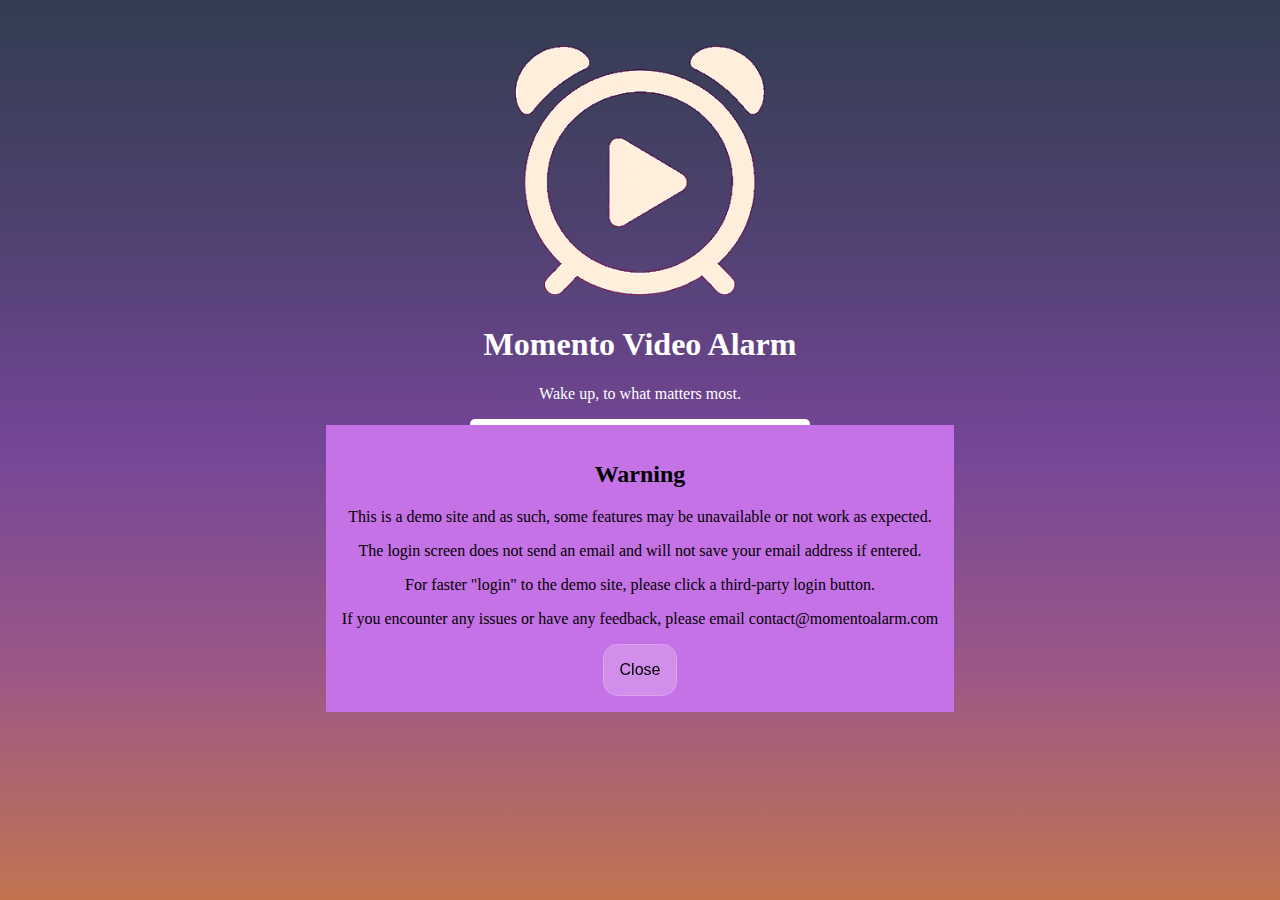
<file: index.html>
<!DOCTYPE html>
<html lang="en">
<head>
    <meta charset="UTF-8">
    <meta name="viewport" content="width=device-width, initial-scale=1.0">
    <title>Momento Video Alarm</title>
    <link href="styles/login.css" rel="stylesheet" />
</head>
<body>
    <div id="mainContainer">
        <div id="top">
            <img src="./media/Icon_Transparent.png" alt="Momento Logo" class="logo">
            <h1>Momento Video Alarm</h1>
            <p>Wake up, to what matters most.</p>
        </div>
        <div id="loginContainer">
            <form action="" method="POST" id="loginForm">
                <input id="email" type="email" name="email" placeholder="Email" required>
                <button id="magicLinkBtn" class="glassBtn" type="submit">Send Magic Link</button>
            </form>
            <div id="thirdPartyLogin">
                <p>Or login using</p>
                <div id="thirdPartyBtns">
                    <button id="googleBtn" class="glassBtn thirdPartyBtn">Google</button>
                    <button id="appleBtn" class="glassBtn thirdPartyBtn">Apple</button>
                    <button id="metaBtn" class="glassBtn thirdPartyBtn">Meta</button>
                    <button id="discordBtn" class="glassBtn thirdPartyBtn">Discord</button>
                </div>
            </div>
        </div>
    </div>
    <dialog id="warningDialog" open>
        <div id="dialogContent">
            <h2>Warning</h2>
            <p>This is a demo site and as such, some features may be unavailable or not work as expected.</p>
            <p>The login screen does not send an email and will not save your email address if entered.</p>
            <p>For faster "login" to the demo site, please click a third-party login button.</p>
            <p>If you encounter any issues or have any feedback, please email contact@momentoalarm.com</p>
            <button id="closeDialogBtn" class="glassBtn">Close</button>
        </div>
    </dialog>
    <script src="scripts/login.js" defer></script>
</body>
</html>
</file>
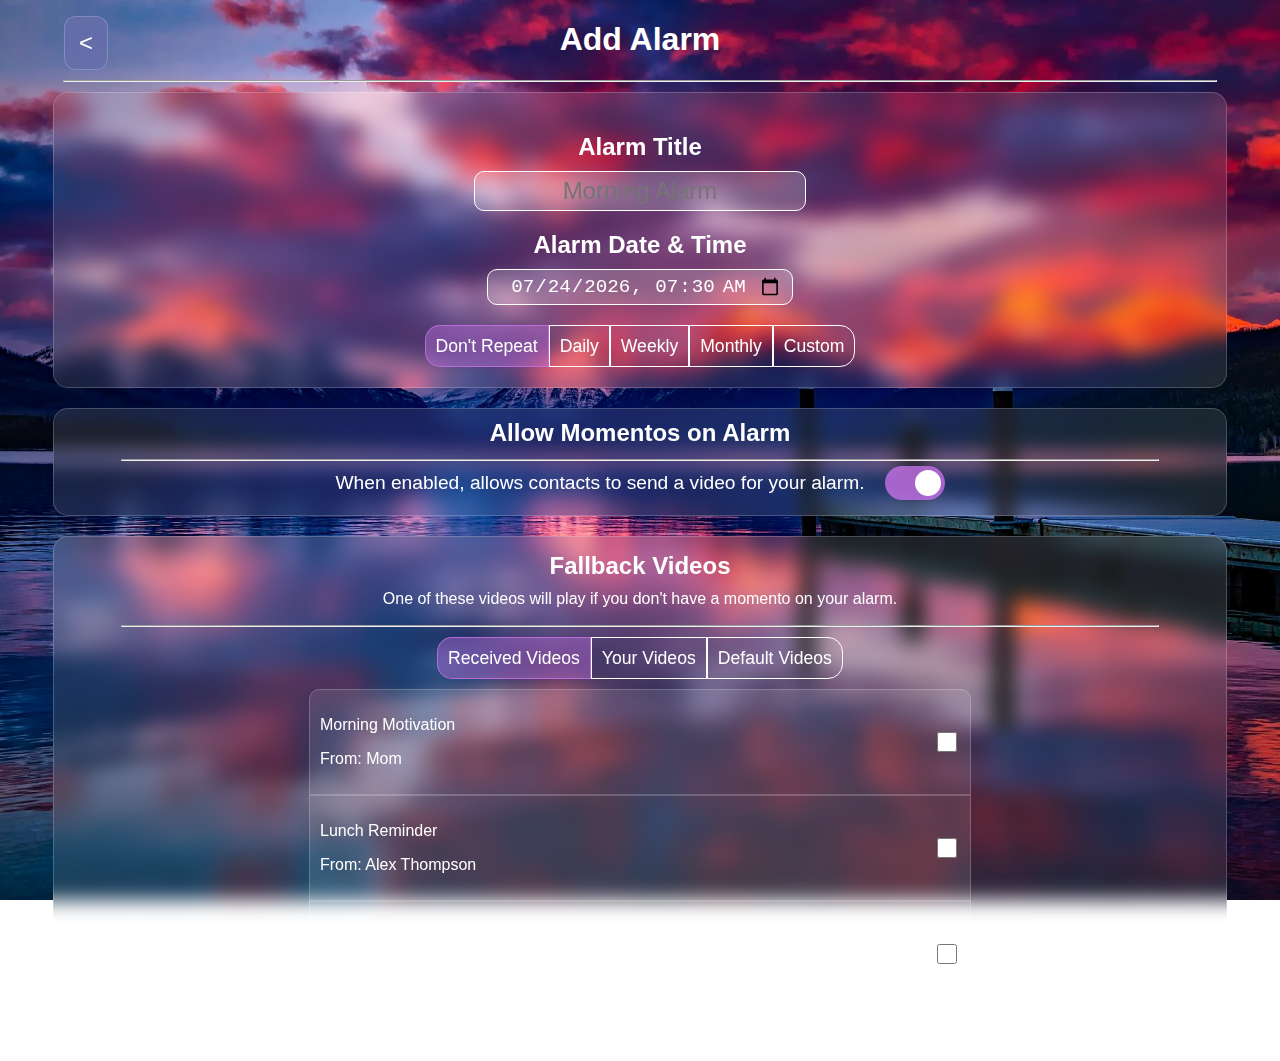
<file: add/index.html>
<!DOCTYPE html>
<html lang="en">

<head>
    <meta charset="UTF-8">
    <meta name="viewport" content="width=device-width, initial-scale=1.0">
    <title>Momento Video Alarm - Add Alarm</title>
    <link href="./add.css" rel="stylesheet" />
</head>

<body>
    <div id="mainContainer">
        <div id="alarmContainer">
            <div id="header">
                <button id="backBtn">&lt;</button>
                <h1>Add Alarm</h1>
            </div>
            <hr>
            <div id="body">
                <div id="alarmInfo" class="container">
                    <div id="alarmInfoContainer">
                        <div id="alarmTitle">
                            <h2>Alarm Title</h2>
                            <input id="alarmTitleInput" type="text" placeholder="Morning Alarm">
                        </div>
                        <div id="alarmDateTime">
                            <h2>Alarm Date & Time</h2>
                            <input id="alarmDateTimeInput" type="datetime-local">
                        </div>
                        <div class="radio-group">
                            <label for="repeatNone"><input type="radio" id="repeatNone" name="repeat" checked>Don't Repeat</label>
                            <label for="repeatDaily"><input type="radio" id="repeatDaily" name="repeat">Daily</label>
                            <label for="repeatWeekly"><input type="radio" id="repeatWeekly" name="repeat">Weekly</label>
                            <label for="repeatMonthly"><input type="radio" id="repeatMonthly" name="repeat">Monthly</label>
                            <label for="repeatCustom"><input type="radio" id="repeatCustom" name="repeat">Custom</label>
                        </div>
                    </div>
                </div>
                <div id="alarmSenderInfo" class="container">
                        <h2>Allow Momentos on Alarm</h2>
                    <hr>
                    <div id="alarmAllowMomentoSetting">
                        <div id="momentoSettingText">When enabled, allows contacts to send a video for your alarm.</div>
                        <label class="switch">
                            <input type="checkbox" checked>
                            <span class="slider round"></span>
                        </label>
                    </div>
                </div>
                <div id="alarmFallbackVideos" class="container">
                    <div id="fallbackVideosHeader">
                        <h2>Fallback Videos</h2>
                        <p>One of these videos will play if you don't have a momento on your alarm.</p>
                    </div>
                    <hr>
                    <div class="radio-group">
                        <label for="receivedVideos"><input type="radio" id="receivedVideos" name="fallbackVideos" checked>Received Videos</label>
                        <label for="yourVideos"><input type="radio" id="yourVideos" name="fallbackVideos">Your Videos</label>
                        <label for="defaultVideos"><input type="radio" id="defaultVideos" name="fallbackVideos">Default Videos</label>
                    </div>
                    <div id="videoListContainer">
                        <ul id="videoList">
                            <li class="videoItem">
                                <div class="videoDetails">
                                    <p class="videoTitle">Morning Motivation</p>
                                    <p class="videoSender">From: Mom</p>
                                </div>
                                <input type="checkbox">
                            </li>
                            <li class="videoItem">
                                <div class="videoDetails">
                                    <p class="videoTitle">Lunch Reminder</p>
                                    <p class="videoSender">From: Alex Thompson</p>
                                </div>
                                <input type="checkbox">
                            </li>
                            <li class="videoItem">
                                <div class="videoDetails">
                                    <p class="videoTitle">Workout Time!</p>
                                    <p class="videoSender">From: Jaime Wilson</p>
                                </div>
                                <input type="checkbox">
                            </li>
                            <li class="videoItem">
                                <div class="videoDetails">
                                    <p class="videoTitle">Clock Out</p>
                                    <p class="videoSender">From: Ryan Martinez</p>
                                </div>
                                <input type="checkbox">
                            </li>
                            <li class="videoItem">
                                <div class="videoDetails">
                                    <p class="videoTitle">Bedtime</p>
                                    <p class="videoSender">From: Katie Chen</p>
                                </div>
                                <input type="checkbox">
                            </li>
                        </ul>
                    </div>
                </div>
            </div>
        </div>
    </div>

    <script src="./add.js" defer></script>
</body>

</html>
</file>
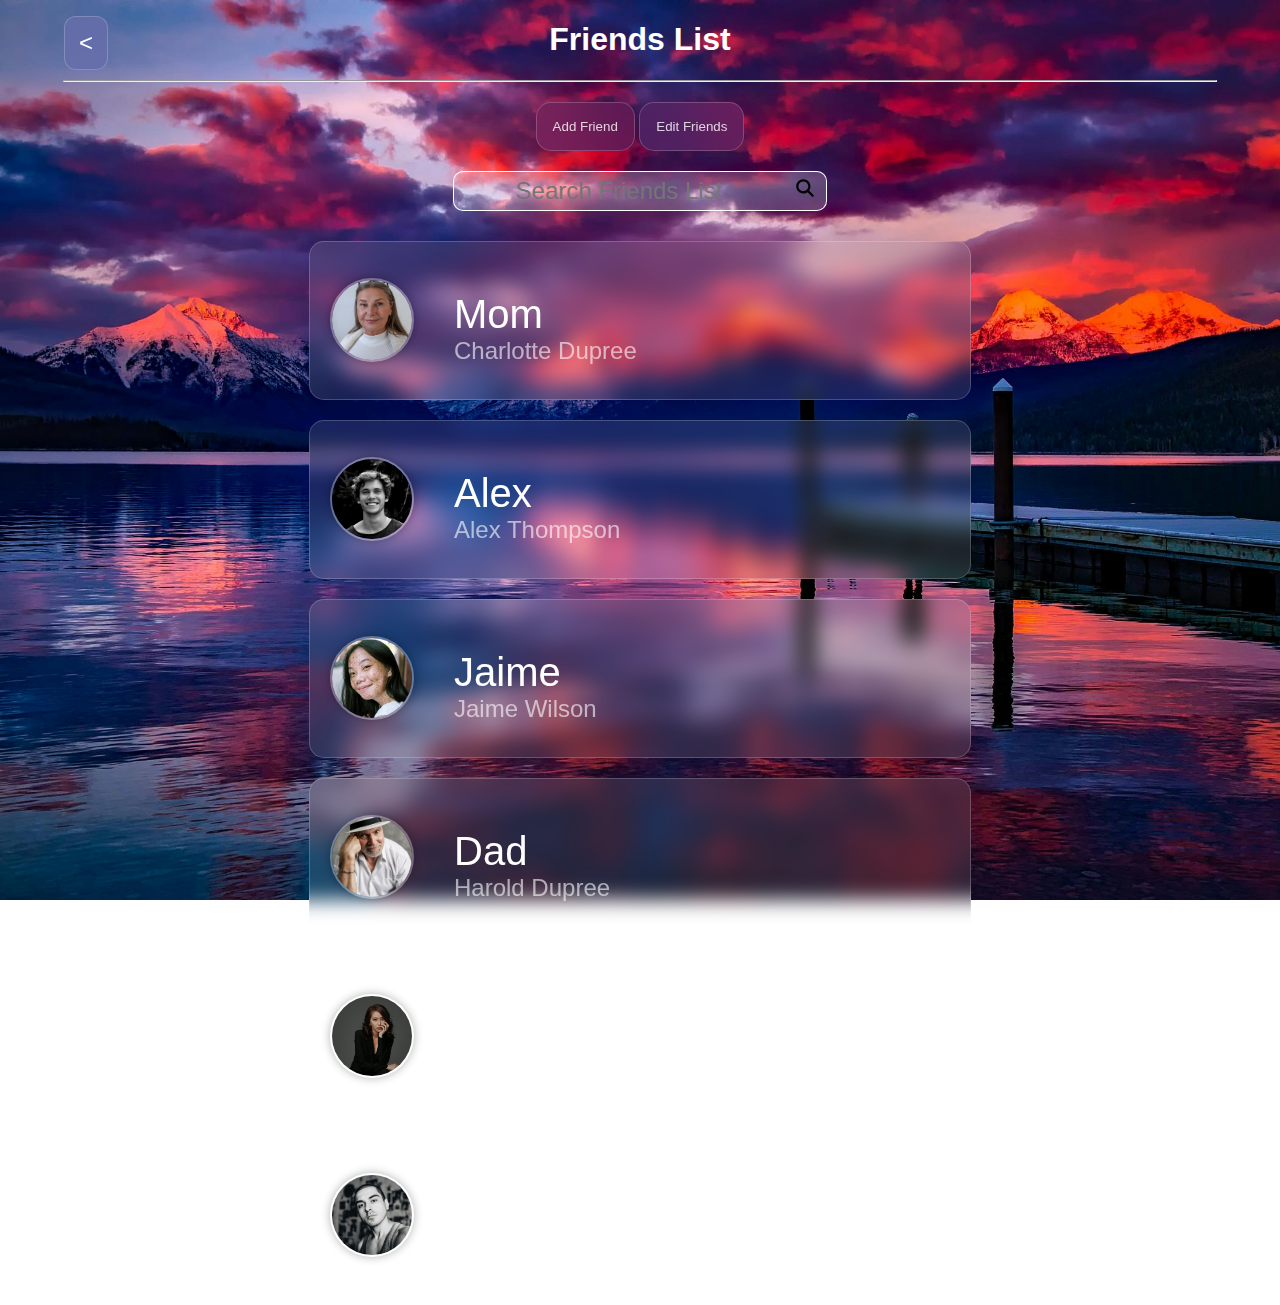
<file: friends/index.html>
<!DOCTYPE html>
<html lang="en">

<head>
    <meta charset="UTF-8">
    <meta name="viewport" content="width=device-width, initial-scale=1.0">
    <title>Momento Video Alarm - Friends List</title>
    <link href="./friends.css" rel="stylesheet" />
</head>

<body>
    <div id="mainContainer">
        <div id="header">
            <button id="backBtn">&lt;</button>
            <h1>Friends List</h1>
        </div>
        <hr>
        <div id="body">
            <div id="addFriendBtnContainer">
                <button id="addFriendBtn" type="button" class="glassBtn">Add Friend</button>
                <button id="editFriendsBtn" type="button" class="glassBtn">Edit Friends</button>
            </div>
            <div id="searchContainer">
                <input id="searchInput" type="text" placeholder="Search Friends List" />
                <button id="searchBtn" type="button">
                    <img src="../media/magnifying-glass-solid-full.svg" width="22" height="auto" />
                </button>
            </div>
            <div class="container friendInfoContainer">
                <div class="hidden friendSelectContainer">
                    <label class="switch">
                        <input type="checkbox">
                        <span class="slider round"></span>
                    </label>
                </div>
                <div class="profilePicContainer">
                    <img class="userProfilePic" src="../media/profile-pics/sarah_mom_profile_pic.jpg" />
                </div>
                <div class="friendNameContainer">
                    <p class="friendNickname">Mom</p>
                    <p class="friendName">Charlotte Dupree</p>
                </div>
            </div>
            <div class="container friendInfoContainer">
                <div class="hidden friendSelectContainer">
                    <label class="switch">
                        <input type="checkbox">
                        <span class="slider round"></span>
                    </label>
                </div>
                <div class="profilePicContainer">
                    <img class="userProfilePic" src="../media/profile-pics/alex_profile_pic.jpg" />
                </div>
                <div class="friendNameContainer">
                    <p class="friendNickname">Alex</p>
                    <p class="friendName">Alex Thompson</p>
                </div>
            </div>
            <div class="container friendInfoContainer">
                <div class="hidden friendSelectContainer">
                    <label class="switch">
                        <input type="checkbox">
                        <span class="slider round"></span>
                    </label>
                </div>
                <div class="profilePicContainer">
                    <img class="userProfilePic" src="../media/profile-pics/jaime_profile_pic.jpg" />
                </div>
                <div class="friendNameContainer">
                    <p class="friendNickname">Jaime</p>
                    <p class="friendName">Jaime Wilson</p>
                </div>
            </div>
            <div class="container friendInfoContainer">
                <div class="hidden friendSelectContainer">
                    <label class="switch">
                        <input type="checkbox">
                        <span class="slider round"></span>
                    </label>
                </div>
                <div class="profilePicContainer">
                    <img class="userProfilePic" src="../media/profile-pics/sarah_dad_profile_pic.jpg" />
                </div>
                <div class="friendNameContainer">
                    <p class="friendNickname">Dad</p>
                    <p class="friendName">Harold Dupree</p>
                </div>
            </div>
            <div class="container friendInfoContainer">
                <div class="hidden friendSelectContainer">
                    <label class="switch">
                        <input type="checkbox">
                        <span class="slider round"></span>
                    </label>
                </div>
                <div class="profilePicContainer">
                    <img class="userProfilePic" src="../media/profile-pics/katie_profile_pic.jpg" />
                </div>
                <div class="friendNameContainer">
                    <p class="friendNickname">Roomie</p>
                    <p class="friendName">Katie Chen</p>
                </div>
            </div>
            <div class="container friendInfoContainer">
                <div class="hidden friendSelectContainer">
                    <label class="switch">
                        <input type="checkbox">
                        <span class="slider round"></span>
                    </label>
                </div>
                <div class="profilePicContainer">
                    <img class="userProfilePic" src="../media/profile-pics/ryan_profile_pic.jpg" />
                </div>
                <div class="friendNameContainer">
                    <p class="friendNickname">Ryan</p>
                    <p class="friendName">Ryan Martinez</p>
                </div>
            </div>
        </div>
        <dialog id="addFriendDialog" closedby="any">
            <div id="dialogHeader">
                <h1>Add Friend</h1>
            </div>
            <div id="dialogBody">
                <p>
                    This dialog will allow you to add friends from any social media you may have, 
                    or from the contacts in your phone.
                </p>
                <button id="closeDialogBtn" class="glassBtn">Close</button>
            </div>
        </dialog>
    </div>

    <script src="./friends.js" defer></script>
</body>

</html>
</file>
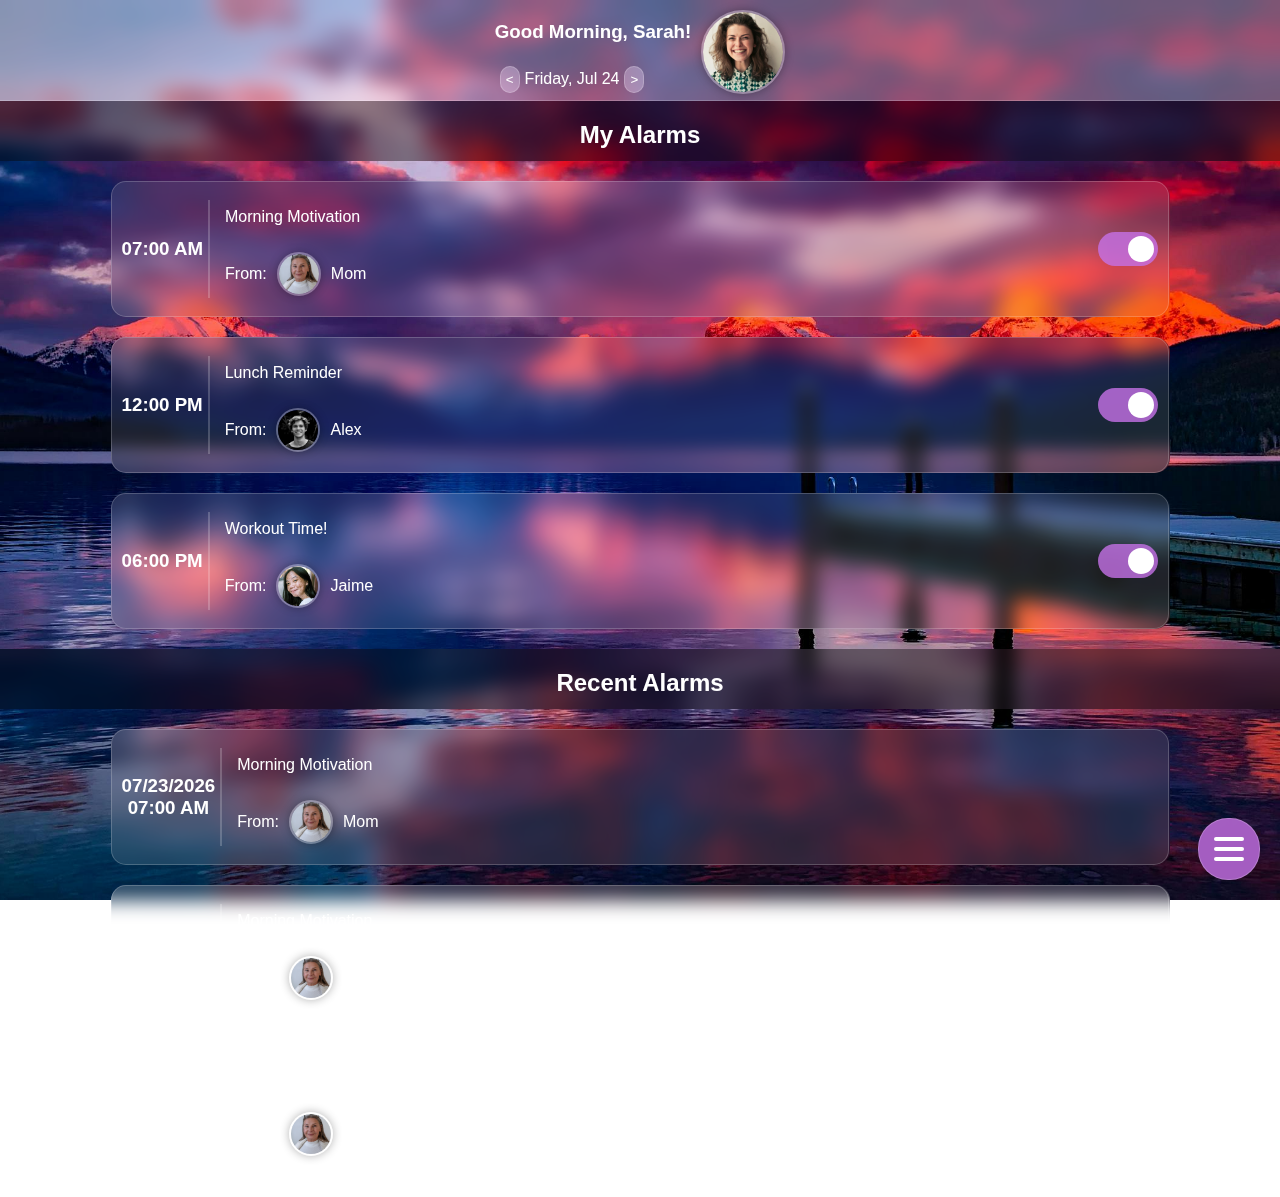
<file: home/index.html>
<!DOCTYPE html>
<html lang="en">

<head>
    <meta charset="UTF-8">
    <meta name="viewport" content="width=device-width, initial-scale=1.0">
    <title>Momento Video Alarm - Home</title>
    <link href="./home.css" rel="stylesheet" />
</head>

<body>
    <div id="mainContainer">
        <div id="header">
            <div id="userInfo">
                <h3>Good Morning, Sarah!</h3>
                <div id="dateSelector">
                    <button class="calNavBtn">&lt;</button><span id="dateText">Wednesday, Sept. 17</span><button
                        class="calNavBtn">&gt;</button>
                </div>
            </div>
            <div class="profilePicContainer">
                <img class="userProfilePic" src="../media/profile-pics/sarah_profile_pic.jpg"
                    alt="User Profile Picture" />
            </div>
        </div>
        <div id="content">
            <div class="title">
                <h2>My Alarms</h2>
            </div>
            <div id="currentAlarmsList" class="alarmsList">
                <div class="alarm currentAlarm">
                    <div class="alarmInfo">
                        <h3>07:00 AM</h3>
                        <div class="divider"></div>
                        <div class="alarmDetails">
                            <p>Morning Motivation</p>
                            <div class="userDetails">
                                <p>From:</p>
                                <div class="alarmProfilePicContainer">
                                    <img class="userProfilePic" src="../media/profile-pics/sarah_mom_profile_pic.jpg"
                                        alt="User Picture" />
                                </div>
                                <p>Mom</p>
                            </div>
                        </div>
                    </div>
                    <div class="alarmActions">
                        <label class="switch">
                            <input type="checkbox" checked>
                            <span class="slider round"></span>
                        </label>
                    </div>
                </div>
                <div class="alarm currentAlarm">
                    <div class="alarmInfo">
                        <h3>12:00 PM</h3>
                        <div class="divider"></div>
                        <div class="alarmDetails">
                            <p>Lunch Reminder</p>
                            <div class="userDetails">
                                <p>From:</p>
                                <div class="alarmProfilePicContainer">
                                    <img class="userProfilePic" src="../media/profile-pics/alex_profile_pic.jpg"
                                        alt="User Picture" />
                                </div>
                                <p>Alex</p>
                            </div>
                        </div>
                    </div>
                    <div class="alarmActions">
                        <label class="switch">
                            <input type="checkbox" checked>
                            <span class="slider round"></span>
                        </label>
                    </div>
                </div>
                <div class="alarm currentAlarm">
                    <div class="alarmInfo">
                        <h3>06:00 PM</h3>
                        <div class="divider"></div>
                        <div class="alarmDetails">
                            <p>Workout Time!</p>
                            <div class="userDetails">
                                <p>From:</p>
                                <div class="alarmProfilePicContainer">
                                    <img class="userProfilePic" src="../media/profile-pics/jaime_profile_pic.jpg"
                                        alt="User Picture" />
                                </div>
                                <p>Jaime</p>
                            </div>
                        </div>
                    </div>
                    <div class="alarmActions">
                        <label class="switch">
                            <input type="checkbox" checked>
                            <span class="slider round"></span>
                        </label>
                    </div>
                </div>
            </div>
            <div class="title">
                <h2>Recent Alarms</h2>
            </div>
            <div id="recentAlarmsList" class="alarmsList">
                <div class="alarm recentAlarm">
                    <div class="alarmInfo">
                        <div class="alarmDate">
                            <h3 class="recentAlarmDate">09/16/2025</h3>
                            <h3>07:00 AM</h3>
                        </div>
                        <div class="divider"></div>
                        <div class="alarmDetails">
                            <p>Morning Motivation</p>
                            <div class="userDetails">
                                <p>From:</p>
                                <div class="alarmProfilePicContainer">
                                    <img class="userProfilePic" src="../media/profile-pics/sarah_mom_profile_pic.jpg"
                                        alt="User Picture" />
                                </div>
                                <p>Mom</p>
                            </div>
                        </div>
                    </div>
                </div>
                <div class="alarm recentAlarm">
                    <div class="alarmInfo">
                        <div class="alarmDate">
                            <h3 class="recentAlarmDate">09/15/2025</h3>
                            <h3>07:00 AM</h3>
                        </div>
                        <div class="divider"></div>
                        <div class="alarmDetails">
                            <p>Morning Motivation</p>
                            <div class="userDetails">
                                <p>From:</p>
                                <div class="alarmProfilePicContainer">
                                    <img class="userProfilePic" src="../media/profile-pics/sarah_mom_profile_pic.jpg"
                                        alt="User Picture" />
                                </div>
                                <p>Mom</p>
                            </div>
                        </div>
                    </div>
                </div>
                <div class="alarm recentAlarm">
                    <div class="alarmInfo">
                        <div class="alarmDate">
                            <h3 class="recentAlarmDate">09/14/2025</h3>
                            <h3>07:00 AM</h3>
                        </div>
                        <div class="divider"></div>
                        <div class="alarmDetails">
                            <p>Morning Motivation</p>
                            <div class="userDetails">
                                <p>From:</p>
                                <div class="alarmProfilePicContainer">
                                    <img class="userProfilePic" src="../media/profile-pics/sarah_mom_profile_pic.jpg"
                                        alt="User Picture" />
                                </div>
                                <p>Mom</p>
                            </div>
                        </div>
                    </div>
                </div>
            </div>
            <div id="fab">
                <label for="fabToggle" id="fabToggleLabel">
                    <span></span>
                    <span></span>
                    <span></span>
                </label>
                <input type="checkbox" id="fabToggle" class="fabToggle hidden" />
                <div id="fabOptions">
                    <div class="fabOption">Add Alarm</div>
                    <div class="fabOption">Send Alarm</div>
                    <div class="fabOption">Settings</div>
                </div>
            </div>
        </div>
    </div>
    <div class="scrim"></div>
    <script src="./home.js" defer></script>
</body>

</html>
</file>
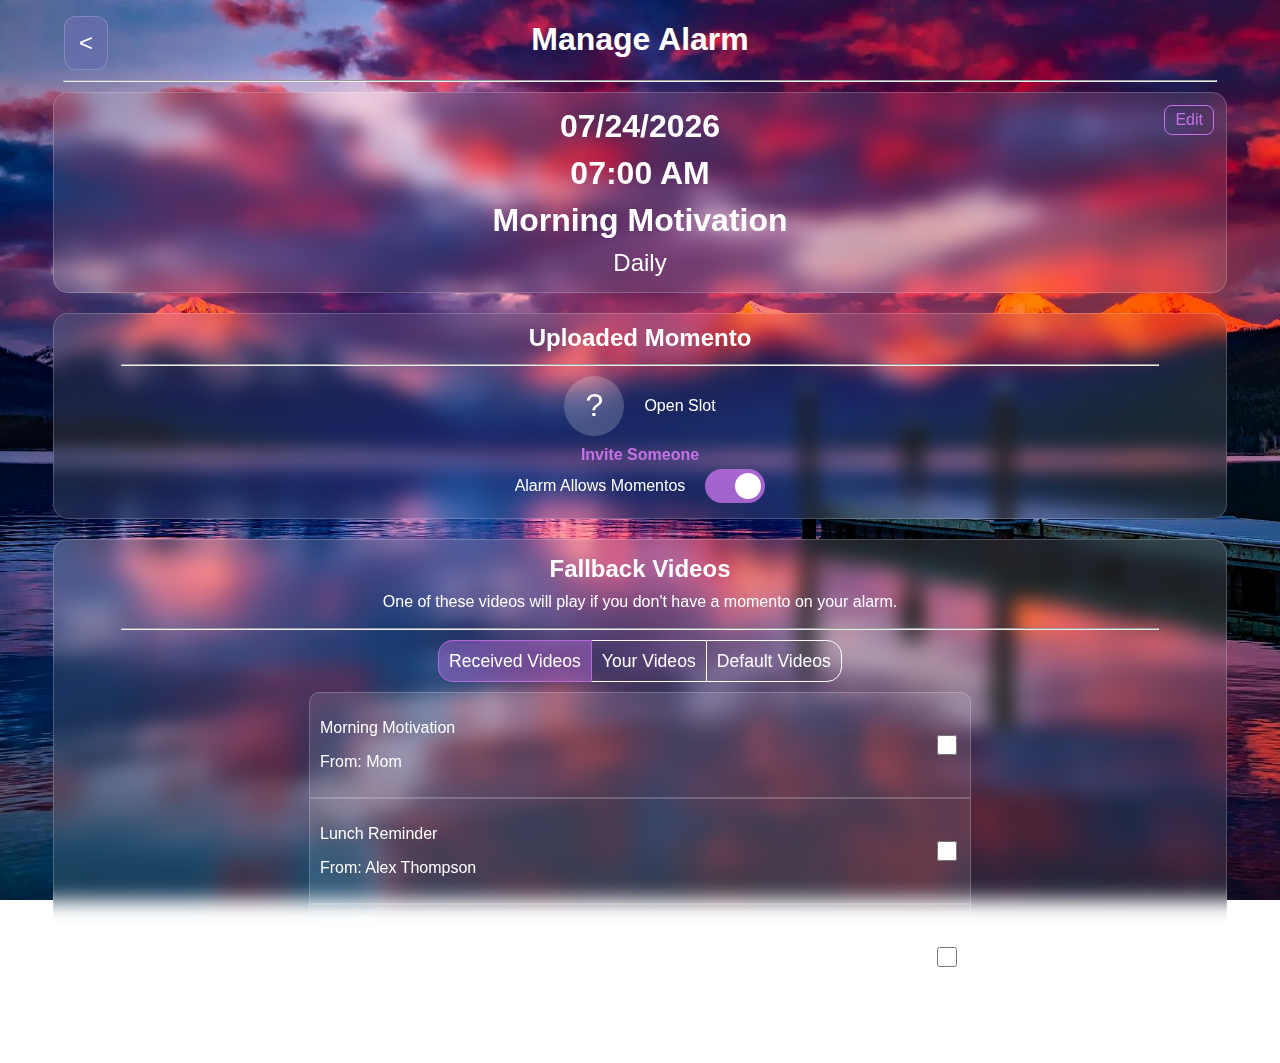
<file: manage/index.html>
<!DOCTYPE html>
<html lang="en">

<head>
    <meta charset="UTF-8">
    <meta name="viewport" content="width=device-width, initial-scale=1.0">
    <title>Momento Video Alarm - Manage Alarm</title>
    <link href="./manage.css" rel="stylesheet" />
</head>

<body>
    <div id="mainContainer">
        <div id="alarmContainer">
            <div id="header">
                <button id="backBtn">&lt;</button>
                <h1>Manage Alarm</h1>
            </div>
            <hr>
            <div id="body">
                <div id="alarmInfo" class="container">
                    <div id="alarmInfoContainer">
                        <div id="alarmTimeContainer">
                            <p id="alarmDate">09/17/2025</p>
                            <p id="alarmTime">07:00 AM</p>
                        </div>
                        <div id="alarmTitleContainer">
                            <p id="alarmTitle">Morning Motivation</p>
                        </div>
                        <div id="alarmRepeatContainer">
                            <p id="alarmRepeat">Daily</p>
                        </div>
                    </div>
                    <div id="alarmInfoEditContainer">
                        <div id="editAlarmInfo">Edit</div>
                    </div>
                </div>
                <div id="alarmSenderInfo" class="container">
                        <h2>Uploaded Momento</h2>
                    <hr>
                    <div id="senderInfo">
                        <div id="senderProfilePic">
                            ?
                        </div>
                        <div id="senderName">
                            <p>Open Slot</p>
                        </div>
                    </div>
                    <a href="#">Invite Someone</a>
                    <div id="alarmAllowMomentoSetting">
                        <div id="momentoSettingText">Alarm Allows Momentos</div>
                        <label class="switch">
                            <input type="checkbox" checked>
                            <span class="slider round"></span>
                        </label>
                    </div>
                </div>
                <div id="alarmFallbackVideos" class="container">
                    <div id="fallbackVideosHeader">
                        <h2>Fallback Videos</h2>
                        <p>One of these videos will play if you don't have a momento on your alarm.</p>
                    </div>
                    <hr>
                    <div id="radio-group">
                        <label for="receivedVideos"><input type="radio" id="receivedVideos" name="fallbackVideos" checked>Received Videos</label>
                        <label for="yourVideos"><input type="radio" id="yourVideos" name="fallbackVideos">Your Videos</label>
                        <label for="defaultVideos"><input type="radio" id="defaultVideos" name="fallbackVideos">Default Videos</label>
                    </div>
                    <div id="videoListContainer">
                        <ul id="videoList">
                            <li class="videoItem">
                                <div class="videoDetails">
                                    <p class="videoTitle">Morning Motivation</p>
                                    <p class="videoSender">From: Mom</p>
                                </div>
                                <input type="checkbox">
                            </li>
                            <li class="videoItem">
                                <div class="videoDetails">
                                    <p class="videoTitle">Lunch Reminder</p>
                                    <p class="videoSender">From: Alex Thompson</p>
                                </div>
                                <input type="checkbox">
                            </li>
                            <li class="videoItem">
                                <div class="videoDetails">
                                    <p class="videoTitle">Workout Time!</p>
                                    <p class="videoSender">From: Jaime Wilson</p>
                                </div>
                                <input type="checkbox">
                            </li>
                            <li class="videoItem">
                                <div class="videoDetails">
                                    <p class="videoTitle">Clock Out</p>
                                    <p class="videoSender">From: Ryan Martinez</p>
                                </div>
                                <input type="checkbox">
                            </li>
                            <li class="videoItem">
                                <div class="videoDetails">
                                    <p class="videoTitle">Bedtime</p>
                                    <p class="videoSender">From: Katie Chen</p>
                                </div>
                                <input type="checkbox">
                            </li>
                        </ul>
                    </div>
                </div>
            </div>
        </div>
    </div>

    <script src="./manage.js" defer></script>
</body>

</html>
</file>
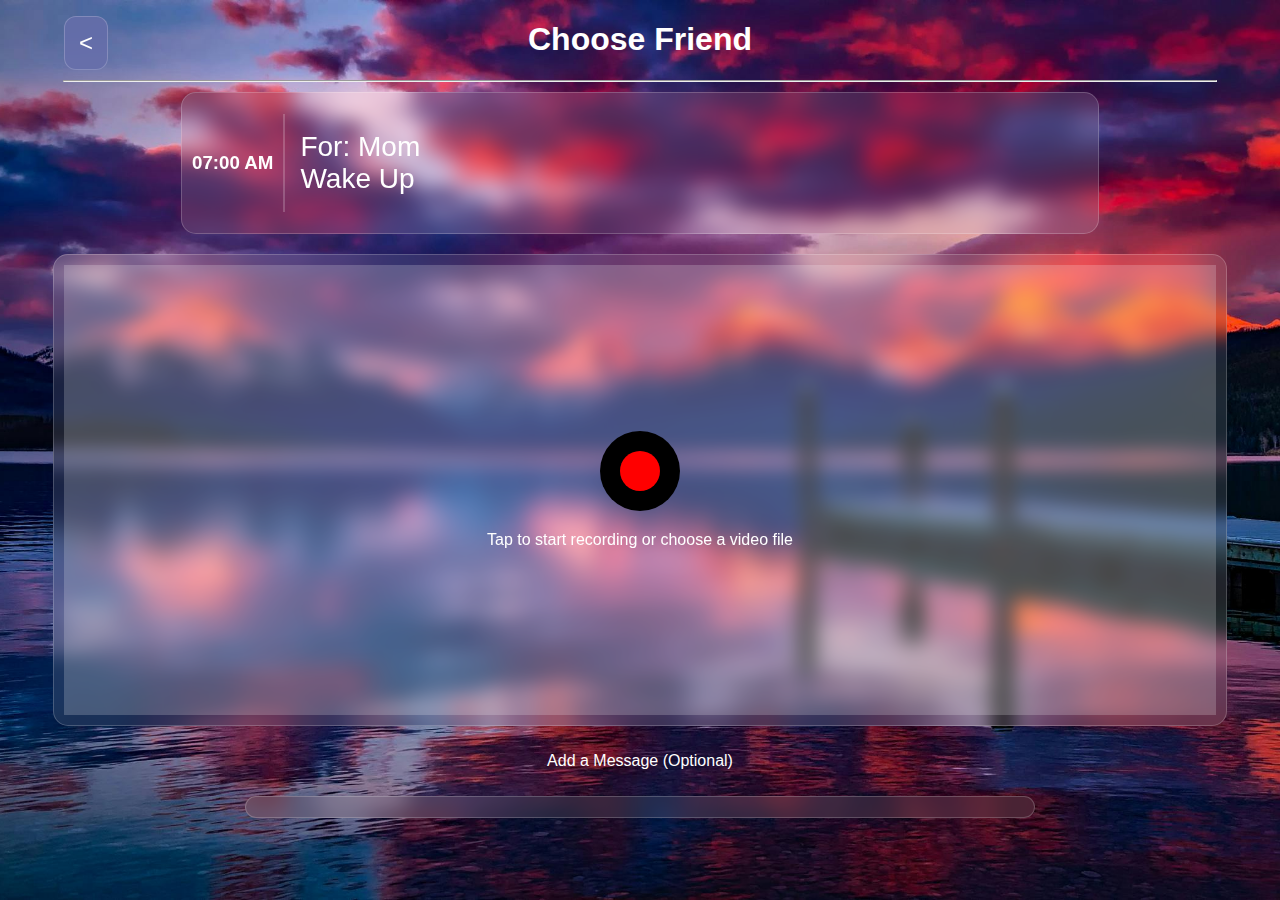
<file: send/index.html>
<!DOCTYPE html>
<html lang="en">

<head>
    <meta charset="UTF-8">
    <meta name="viewport" content="width=device-width, initial-scale=1.0">
    <title>Momento Video Alarm - Choose Friend</title>
    <link href="./send.css" rel="stylesheet" />
</head>

<body>
    <div id="mainContainer">
        <div id="header">
            <button id="backBtn">&lt;</button>
            <h1>Choose Friend</h1>
        </div>
        <hr>
        <div id="body">
            <!-- <div id="searchContainer">
                <input id="searchInput" type="text" placeholder="Search for Friend..." />
                <button id="searchBtn" type="button">?</button>
            </div>
            <div class="container friendInfoContainer">
                <div class="profilePicContainer"><img class="userProfilePic" src="../media/profile-pics/sarah_mom_profile_pic.jpg" /></div>
                <div class="friendNameContainer">
                    <p class="friendNickname">Mom</p>
                    <p class="friendName">Charlotte Dupree</p>
                </div>
            </div>
            <div class="container friendInfoContainer">
                <div class="profilePicContainer">
                    <img class="userProfilePic" src="../media/profile-pics/alex_profile_pic.jpg" />
                </div>
                <div class="friendNameContainer">
                    <p class="friendNickname">Alex</p>
                    <p class="friendName">Alex Thompson</p>
                </div>
            </div>
            <div class="container friendInfoContainer">
                <div class="profilePicContainer">
                    <img class="userProfilePic" src="../media/profile-pics/jaime_profile_pic.jpg" />
                </div>
                <div class="friendNameContainer">
                    <p class="friendNickname">Jaime</p>
                    <p class="friendName">Jaime Wilson</p>
                </div>
            </div>
            <div class="container friendInfoContainer">
                <div class="profilePicContainer">
                    <img class="userProfilePic" src="../media/profile-pics/sarah_dad_profile_pic.jpg" />
                </div>
                <div class="friendNameContainer">
                    <p class="friendNickname">Dad</p>
                    <p class="friendName">Harold Dupree</p>
                </div>
            </div>
            <div class="container friendInfoContainer">
                <div class="profilePicContainer">
                    <img class="userProfilePic" src="../media/profile-pics/katie_profile_pic.jpg" />
                </div>
                <div class="friendNameContainer">
                    <p class="friendNickname">Roomie</p>
                    <p class="friendName">Katie Chen</p>
                </div>
            </div>
            <div class="container friendInfoContainer">
                <div class="profilePicContainer">
                    <img class="userProfilePic" src="../media/profile-pics/ryan_profile_pic.jpg" />
                </div>
                <div class="friendNameContainer">
                    <p class="friendNickname">Ryan</p>
                    <p class="friendName">Ryan Martinez</p>
                </div>
            </div> -->
            <div id="alarmInfoContainer">
                <div class="alarm">
                    <div class="alarmInfo">
                        <div class="alarmTime">
                            <h3>07:00 AM</h3>
                        </div>
                        <div class="divider"></div>
                        <div class="alarmDetails">
                            <p id="recipient">For: Mom</p>
                            <p id="alarmTitle">Wake Up</p>
                        </div>
                    </div>
                </div>
            </div>
            <div id="alarmVideo" class="container">
                <label for="alarmFile" id="alarmUploadLabel">
                    <div id="recordIconBackground"><div id="recordIcon"></div></div>
                    Tap to start recording or choose a video file
                </label>
                <input id="alarmFile" class="hidden" type="file" accept="video/*" />
            </div>
            <p id="messageTitle">Add a Message (Optional)</p>
            <div id="alarmMessage" class="container">

            </div>
        </div>
    </div>

    <script src="./send.js" defer></script>
</body>

</html>
</file>
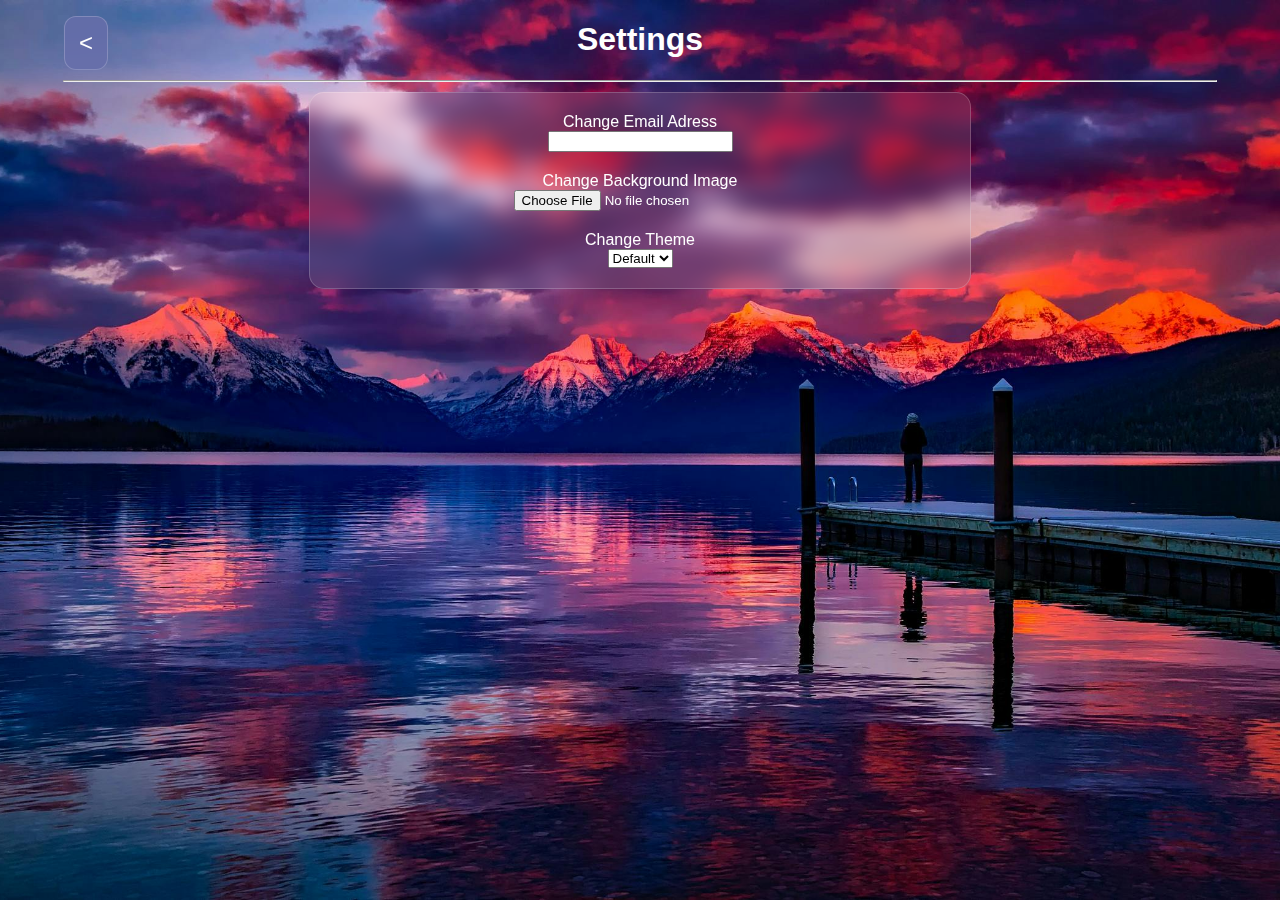
<file: settings/index.html>
<!DOCTYPE html>
<html lang="en">

<head>
    <meta charset="UTF-8">
    <meta name="viewport" content="width=device-width, initial-scale=1.0">
    <title>Momento Video Alarm - Settings</title>
    <link href="./settings.css" rel="stylesheet" />
</head>

<body>
    <div id="mainContainer">
        <div id="header">
            <button id="backBtn">&lt;</button>
            <h1>Settings</h1>
        </div>
        <hr>
        <div id="body">
            <div id="settingsContainer" class="container">
                <div id="changeEmailContainer" class="settingContainer">
                    <label>Change Email Adress</label>
                    <input type="email" />
                </div>
                <div id="changeBackgroundContainer" class="settingContainer">
                    <label>Change Background Image</label>
                    <input type="file" />
                </div>
                <div id="changeThemeContainer" class="settingContainer">
                    <label>Change Theme</label>
                    <select>
                        <option value="default">Default</option>
                        <option value="sunny">Sunny</option>
                        <option value="night">Night</option>
                    </select>
                </div>
            </div>
        </div>
    </div>

    <script src="./settings.js" defer></script>
</body>

</html>
</file>
<file: styles/login.css>
body {
    margin: 0;
    padding: 0;
    width: 100vw;
    height: 100vh;
    background: linear-gradient(#323d51, #4e416f, #754697, #9c5886, #c27450);
    overflow: hidden;
}

.hidden {
    display: none;
}

#mainContainer {
    display: flex;
    flex-direction: column;
    align-items: center;
    height: 100%;
    width: 100%;
}

#top {
    display: flex;
    flex-direction: column;
    align-items: center;
    margin-top: 5vh;
    color: white;
    text-align: center;
}

#top p {
    margin-top: 0;
}

.logo {
    width: 250px;
    height: 250px;
    margin-bottom: 10px;
}

#loginForm {
    display: flex;
    flex-direction: column;
}

#email {
    padding: 10px;
    margin-bottom: 15px;
    border: none;
    border-radius: 5px;
    font-size: 16px;
}

.glassBtn {
    display: inline-block;
    padding: 16px;
    border: 0;
    text-decoration: none;
    border-radius: 15px;
    background-color: rgba(198, 114, 231, 0.1);
    border: 1px solid rgba(255, 255, 255, 0.2);
    backdrop-filter: blur(30px);
    color: rgba(255, 255, 255, 0.8);
}

.glassBtn:hover {
    background-color: rgba(198, 114, 231, 0.2);
}

#thirdPartyLogin {
    display: flex;
    flex-direction: column;
    align-items: center;
    color: white;
    margin-bottom: 10px;
}

.thirdPartyBtn {
    width: 45%;
    margin: 5px 5px;
    border-radius: 25px;
}

#warningDialog {
    position: absolute;
    top: 425px;
    border: 0;
    background-color: rgba(198, 114, 231);
}

#dialogContent {
    text-align: center;
}

#closeDialogBtn {
    background-color: rgba(255, 255, 255, 0.2);
    font-size: 1rem;
    color: black;
}
</file>
<file: add/add.css>
body {
    margin: 0;
    padding: 0;
    width: 100vw;
    height: 100vh;
    background: url(/media/background_img.jpg) no-repeat center center fixed;
    -moz-background-size: cover;
    -o-background-size: cover;
    background-size: cover;
    font-family: 'Segoe UI', Tahoma, Geneva, Verdana, sans-serif;
}

/* ----Checkbox slider CSS---- */

.switch {
    position: relative;
    display: inline-block;
    width: 60px;
    height: 34px;
    margin-left: 20px;
}

.switch input {
    opacity: 0;
    width: 0;
    height: 0;
}

.slider {
    position: absolute;
    cursor: pointer;
    top: 0;
    left: 0;
    right: 0;
    bottom: 0;
    background-color: #ccc;
    -webkit-transition: .4s;
    transition: .4s;
}

.slider:before {
    position: absolute;
    content: "";
    height: 26px;
    width: 26px;
    left: 4px;
    bottom: 4px;
    background-color: white;
    -webkit-transition: .4s;
    transition: .4s;
}

input:checked+.slider {
    background-color: rgba(198, 114, 231, 0.8);
}

input:focus+.slider {
    box-shadow: 0 0 1px rgba(198, 114, 231, 0.8);
}

input:checked+.slider:before {
    -webkit-transform: translateX(26px);
    -ms-transform: translateX(26px);
    transform: translateX(26px);
}

.slider.round {
    border-radius: 34px;
}

.slider.round:before {
    border-radius: 50%;
}

/* -------------------------- */

.hidden {
    display: none;
}

#alarmContainer {
    display: flex;
    flex-direction: column;
    align-items: center;
    height: 100%;
    width: 100%;
    color: white;
}

/* ----- Header ----- */

#header {
    display: flex;
    width: 100%;
    align-items: center;
    justify-content: center;
}

#header button {
    background-color: rgba(198, 114, 231, 0.1);
    border: 1px solid rgba(255, 255, 255, 0.2);
    backdrop-filter: blur(30px);
    border-radius: 12px;
    padding: 12px 14px;
    min-width: 44px;
    min-height: 44px;
    color: white;
    cursor: pointer;
    font-size: 1.5rem;
    position: absolute;
    left: 5%;
    top: 16px;
}

#header ~ hr {
    margin-top: 0;
}

@media (max-width: 600px) {
    #header h1 {
        margin-left: 20px;
    }
}
/* ----- End Header ----- */

hr {
    width: 90%;
    margin: 12px 0 0;
}

#body {
    display: flex;
    flex-direction: column;
    align-items: center;
    width: 100%;
    flex-grow: 1;
}

.container {
    display: flex;
    flex-direction: column;
    align-items: center;
    width: 90%;
    background-color: rgba(255, 255, 255, 0.1);
    border: 1px solid rgba(255, 255, 255, 0.2);
    backdrop-filter: blur(10px);
    border-radius: 15px;
    padding: 10px;
    margin: 10px 0;
}

/* ----- Alarm Info Card ----- */

#alarmInfo {
    display: flex;
    flex-direction: row;
    justify-content: center;
}

#alarmInfoContainer {
    display: flex;
    flex-direction: column;
    align-items: center;
    width: 100%;
    padding: 10px 0;
}

#alarmInfoContainer h2 {
    margin-bottom: 10px;
}

#alarmTitle {
    display: flex;
    flex-direction: column;
    align-items: center;
}

#alarmDateTime {
    display: flex;
    flex-direction: column;
    align-items: center;
}

#alarmTitleInput {
    font-size: 1.5rem;
    padding: 5px 10px;
    border: 1px solid white;
    border-radius: 10px;
    background-color: rgba(255, 255, 255, 0.2);
    color: white;
    text-align: center;
}

#alarmDateTimeInput {
    font-size: 1.2rem;
    padding: 5px 10px;
    border: 1px solid white;
    border-radius: 10px;
    background-color: rgba(255, 255, 255, 0.2);
    color: white;
    text-align: center;
}

#alarmInfo .radio-group {
    margin: 20px 0 0 0;
}

/* ----- Alarm Sender Info Card -----*/

#alarmSenderInfo h2 {
    display: flex;
    justify-content: center;
    align-items: center;
    padding: 0;
    margin: 0;
    word-wrap: normal;
}

#senderInfo {
    display: flex;
    flex-direction: row;
    justify-content: center;
    align-items: center;
    width: 100%;
    padding: 10px 0;
}

#senderProfilePic {
    width: 60px;
    height: 60px;
    border-radius: 50%;
    background-color: rgba(255, 255, 255, 0.2);
    display: flex;
    justify-content: center;
    align-items: center;
    font-size: 2rem;
    color: white;
    margin-right: 20px;
}

#alarmAllowMomentoSetting {
    display: flex;
    justify-content: center;
    align-items: center;
    width: 100%;
    margin: 5px 0;
    padding: 0 10px;
}

#momentoSettingText {
    font-size: 1.2rem;
    text-align: center;
}

@media (max-width: 600px) {
    #alarmAllowMomentoSetting {
        flex-direction: column;
    }

    .switch {
        margin: 10px 0 0 0;
    }

    #alarmInfoContainer .radio-group label {
        width: 42px;
        height: 35px;
        font-size: 0.75rem;
    }
}           

/* ----- Alarm Fallback Videos ----- */

#fallbackVideosHeader {
    display: flex;
    flex-direction: column;
    align-items: center;
    justify-content: center;
    width: 100%;
    margin: 0 10px;
}

#fallbackVideosHeader h2, #fallbackVideosHeader p {
    margin: 5px auto;
    text-align: center;
}

.radio-group {
    margin: 10px 0;
}

.radio-group label {
    cursor: pointer;
    font-size: 1.1rem;
    border: 1px solid white;
    margin: 0;
    padding: 10px;
    float: left;
    width: auto;
    height: 1.25rem;
    text-align: center;
}

.radio-group label:hover {
    background-color: rgba(198, 114, 231, 0.2);
}

.radio-group label:first-child {
    border-top-left-radius: 15px;
    border-bottom-left-radius: 15px;
}

.radio-group label:last-child {
    border-top-right-radius: 15px;
    border-bottom-right-radius: 15px;
}

.radio-group label:has(input:checked) {
    background-color: rgba(198, 114, 231, 0.4);
    border: 1px solid rgba(198, 114, 231, 0.8);
}

.radio-group input {
    display: none;
}

#videoListContainer {
    overflow-y: scroll;
    max-height: 350px;
}

#videoList {
    list-style-type: none;
    padding: 0;
    margin: 0;
    width: 100%;
    height: 100%;
}

.videoItem {
    display: flex;
    justify-content: space-between;
    align-items: center;
    width: 50vw;
    border: 1px solid rgba(255, 255, 255, 0.2);
    backdrop-filter: blur(10px);
    padding: 10px;
}

.videoItem:hover {
    background-color: rgba(198, 114, 231, 0.2);
}

.videoItem:nth-child(1) {
    border-top-left-radius: 10px;
    border-top-right-radius: 10px;
}

.videoItem:nth-last-child(1) {
    border-bottom-left-radius: 10px;
    border-bottom-right-radius: 10px;
}

.videoItem input {
    width: 20px;
    height: 20px;
    cursor: pointer;
    accent-color: #c672e7;
}

@media (max-width: 600px) {
    .radio-group label {
        width: 85px;
        height: 50px;
    }

    .videoItem {
        width: 80vw;
    }
}
</file>
<file: friends/friends.css>
body {
    margin: 0;
    padding: 0;
    width: 100vw;
    height: 100vh;
    background: url(/media/background_img.jpg) no-repeat center center fixed;
    -moz-background-size: cover;
    -o-background-size: cover;
    background-size: cover;
    font-family: 'Segoe UI', Tahoma, Geneva, Verdana, sans-serif;
}

.hidden {
    display: none;
}

#mainContainer {
    display: flex;
    flex-direction: column;
    align-items: center;
    height: 100%;
    width: 100%;
    color: white;
}

/* ----- Header ----- */
#header {
    display: flex;
    width: 100%;
    align-items: center;
    justify-content: center;
}

#header button {
    background-color: rgba(198, 114, 231, 0.1);
    border: 1px solid rgba(255, 255, 255, 0.2);
    backdrop-filter: blur(30px);
    border-radius: 12px;
    padding: 12px 14px;
    min-width: 44px;
    min-height: 44px;
    color: white;
    cursor: pointer;
    font-size: 1.5rem;
    position: absolute;
    left: 5%;
    top: 16px;
}

#header ~ hr {
    margin-top: 0;
}

@media (max-width: 600px) {
    #header h1 {
        margin-left: 20px;
    }
}
/* ----- End Header ----- */

hr {
    width: 90%;
    margin: 12px 0 0;
}

#body {
    display: flex;
    flex-direction: column;
    align-items: center;
    width: 100%;
    flex-grow: 1;
}

.container {
    display: flex;
    flex-direction: column;
    align-items: center;
    width: 90%;
    background-color: rgba(255, 255, 255, 0.1);
    border: 1px solid rgba(255, 255, 255, 0.2);
    backdrop-filter: blur(10px);
    border-radius: 15px;
    padding: 10px;
    margin: 10px 0;
}

#searchInput {
    font-size: 1.5rem;
    padding: 5px 10px;
    border: 1px solid white;
    border-radius: 10px 0px 0px 10px;
    background-color: rgba(255, 255, 255, 0.2);
    color: white;
    text-align: center;
    border-right-width: 0;
    float: left;
}

#searchBtn {
    font-size: 1.5rem;
    padding: 5px 10px;
    border: 1px solid white;
    border-radius: 0 10px 10px 0;
    background-color: rgba(255, 255, 255, 0.2);
    color: white;
    text-align: center;
    border-left-width: 0;
    cursor: pointer;
}

.profilePicContainer {
    width: 80px;
    height: 80px;
    border-radius: 50%;
    overflow: hidden;
    border: 2px solid rgba(255, 255, 255, 0.3);
    box-shadow: 0 0 10px rgba(0, 0, 0, 0.3);
    margin: 10px 10px;
}

.userProfilePic {
    width: 100%;
    height: 100%;
    object-fit: cover;
}

#searchContainer {
    margin: 20px;
}

.friendInfoContainer {
    flex-direction: row;
    width: 50vw;
}

.friendInfoContainer p {
    padding-left: 30px;
}

.friendNickname {
    font-size: 2.5rem;
    margin-bottom: 0;
}

.friendName {
    font-size: 1.5rem;
    margin-top: 0;
    color: rgba(255, 255, 255, 0.6)
}

#addFriendBtnContainer {
    margin-top: 20px;
}

.glassBtn {
    display: inline-block;
    padding: 16px;
    border: 0;
    text-decoration: none;
    border-radius: 15px;
    background-color: rgba(198, 114, 231, 0.1);
    border: 1px solid rgba(255, 255, 255, 0.2);
    backdrop-filter: blur(30px);
    color: rgba(255, 255, 255, 0.8);
    cursor: pointer;
}

.glassBtn:hover {
    background-color: rgba(198, 114, 231, 0.2);
}

/* ----- Media Styles ----- */

@media (max-width: 600px) {
    .friendInfoContainer {
        width: 90vw;
    }

    #searchInput {
        width: 80%;
    }

    .friendNickname {
        font-size: 2rem;
    }

    .friendName {
        font-size: 1rem;
    }
}
</file>
<file: home/home.css>
body {
    margin: 0;
    padding: 0;
    width: 100vw;
    height: 100vh;
    background: url(/media/background_img.jpg) no-repeat center center fixed;
    -webkit-background-size: cover;
    -moz-background-size: cover;
    -o-background-size: cover;
    background-size: cover;
    font-family: 'Segoe UI', Tahoma, Geneva, Verdana, sans-serif;
}

.hidden {
    display: none;
}

#mainContainer {
    display: flex;
    flex-direction: column;
    align-items: center;
    height: 100%;
    width: 100%;
}

#header {
    display: flex;
    justify-content: center;
    width: 100%;
    height: 100px;
    border-bottom: 1px solid rgba(255, 255, 255, 0.2);
    background-color: rgba(255, 255, 255, 0.3);
    backdrop-filter: blur(10px);
    position: sticky;
    top: 0;
    z-index: 99;
}

.profilePicContainer {
    width: 80px;
    height: 80px;
    border-radius: 50%;
    overflow: hidden;
    border: 2px solid rgba(255, 255, 255, 0.3);
    box-shadow: 0 0 10px rgba(0, 0, 0, 0.3);
    margin: 10px 10px;
}

.userProfilePic {
    width: 100%;
    height: 100%;
    object-fit: cover;
}

#userInfo {
    display: flex;
    flex-direction: column;
    justify-content: center;
    color: white;
    margin-left: 10px;
}

#userInfo h3 {
    text-align: center;
}

.calNavBtn {
    background-color: rgba(198, 114, 231, 0.1);
    border: 1px solid rgba(255, 255, 255, 0.2);
    backdrop-filter: blur(30px);
    border-radius: 15px;
    padding: 5px 5px;
    margin: 5px;
    color: white;
    cursor: pointer;
}

#content {
    display: flex;
    flex-direction: column;
    align-items: center;
    width: 100%;
    height: calc(100% - 100px);
}

.title {
    width: 100%;
    height: 60px;
    text-align: center;
    color: white;
    background-color: rgba(0, 0, 0, 0.4);
    backdrop-filter: blur(10px);
}

.alarmProfilePicContainer {
    width: 40px;
    height: 40px;
    border-radius: 50%;
    overflow: hidden;
    border: 2px solid rgba(255, 255, 255, 0.3);
    box-shadow: 0 0 10px rgba(0, 0, 0, 0.3);
    margin: 10px 10px;
}

.alarmsList {
    display: flex;
    flex-direction: column;
    align-items: center;
    width: 90vw;
    height: auto;
    padding: 10px 0;
}

/* Alarm Card CSS */
.alarm {
    display: flex;
    align-items: center;
    width: 90%;
    background-color: rgba(255, 255, 255, 0.1);
    border: 1px solid rgba(255, 255, 255, 0.2);
    backdrop-filter: blur(10px);
    border-radius: 15px;
    padding: 10px;
    margin: 10px 0;
    color: white;
}

.alarmInfo {
    display: flex;
    align-items: center;
    flex-grow: 1;
    cursor: pointer;
}

.divider {
    height: 6rem;
    width: 0px;
    border: 1px solid rgba(255, 255, 255, 0.2);
    margin: 5px;
}

.alarmDetails {
    display: flex;
    flex-direction: column;
    margin-left: 10px;
}

.userDetails {
    display: flex;
    align-items: center;
}

/* ----Checkbox slider CSS---- */
.switch {
    position: relative;
    display: inline-block;
    width: 60px;
    height: 34px;
}

.switch input {
    opacity: 0;
    width: 0;
    height: 0;
}

.slider {
    position: absolute;
    cursor: pointer;
    top: 0;
    left: 0;
    right: 0;
    bottom: 0;
    background-color: #ccc;
    -webkit-transition: .4s;
    transition: .4s;
}

.slider:before {
    position: absolute;
    content: "";
    height: 26px;
    width: 26px;
    left: 4px;
    bottom: 4px;
    background-color: white;
    -webkit-transition: .4s;
    transition: .4s;
}

input:checked+.slider {
    background-color: rgba(198, 114, 231, 0.8);
}

input:focus+.slider {
    box-shadow: 0 0 1px rgba(198, 114, 231, 0.8);
}

input:checked+.slider:before {
    -webkit-transform: translateX(26px);
    -ms-transform: translateX(26px);
    transform: translateX(26px);
}

.slider.round {
    border-radius: 34px;
}

.slider.round:before {
    border-radius: 50%;
}

/* -------------------------- */

.alarmDate {
    display: flex;
    flex-direction: column;
    color: white;
    align-items: center;
}

.alarmDate h3 {
    margin: 0;
}

/* ----FAB Menu CSS---- */
#fab {
    position: fixed;
    bottom: 0;
    right: 0;
    margin: 20px;
    width: 60px;
    height: 60px;
    background-color: rgba(198, 114, 231, 0.8);
    border: 1px solid rgba(255, 255, 255, 0.2);
    backdrop-filter: blur(30px);
    border-radius: 30px;
    color: white;
    font-size: 36px;
    text-align: center;
    line-height: 60px;
    cursor: pointer;
    z-index: 101;
}

#fabOptions {
    position: absolute;
    bottom: 40px;
    right: -20px;
    margin: 20px;
    flex-direction: column;
    align-items: flex-end;
    transform: translateY(90%) scale(0) translateX(90%);
    transition: 0.3s;
}

.fabOption {
    background-color: rgba(198, 114, 231, 0.8);
    border: 1px solid rgba(255, 255, 255, 0.2);
    backdrop-filter: blur(10px);
    border-radius: 15px;
    color: white;
    padding: 10px 15px;
    margin: 5px 0;
    cursor: pointer;
    width: 6em;
    font-size: 1.5rem;
    text-align: center;
    box-shadow: 0 0 10px rgba(0, 0, 0, 0.3);
    transition: background-color 0.3s;
}

.scrim {
    position: fixed;
    top: 0;
    left: 0;
    width: 100vw;
    height: 100vh;
    background-color: rgba(0, 0, 0, 0.5);
    z-index: 100;
    transform: translateX(100%) translateY(100%) scale(0);
    transition: 0.3s;
}

#fabToggleLabel {
    display: flex;
    flex-direction: column;
    justify-content: center;
    align-items: center;
    width: 100%;
    height: 100%;
    cursor: pointer;
}

#fabToggleLabel span {
    display: block;
    width: 50%;
    height: 4px;
    background-color: white;
    margin: 3px 0;
    border-radius: 2px;
    transition: all 0.3s ease;
}

#fabToggle:checked+#fabOptions {
    transform: translateY(0) scale(1) translateX(0);
    transition: 0.3s;
}

body:has(#fabToggle:checked) .scrim {
    transform: scale(1) translateX(0) translateY(0);
    transition: 0.3s;
}

body:has(#fabToggle:checked) #fabToggleLabel span:nth-child(1) {
    transform: rotate(45deg) translate(8px, 8px);
}

body:has(#fabToggle:checked) #fabToggleLabel span:nth-child(2) {
    opacity: 0;
}

body:has(#fabToggle:checked) #fabToggleLabel span:nth-child(3) {
    transform: rotate(-45deg) translate(6px, -6px);
}

/* -------------------------- */
</file>
<file: manage/manage.css>
body {
    margin: 0;
    padding: 0;
    width: 100vw;
    height: 100vh;
    background: url(/media/background_img.jpg) no-repeat center center fixed;
    -moz-background-size: cover;
    -o-background-size: cover;
    background-size: cover;
    font-family: 'Segoe UI', Tahoma, Geneva, Verdana, sans-serif;
}

/* ----Checkbox slider CSS---- */
.switch {
    position: relative;
    display: inline-block;
    width: 60px;
    height: 34px;
}

.switch input {
    opacity: 0;
    width: 0;
    height: 0;
}

.slider {
    position: absolute;
    cursor: pointer;
    top: 0;
    left: 0;
    right: 0;
    bottom: 0;
    background-color: #ccc;
    -webkit-transition: .4s;
    transition: .4s;
}

.slider:before {
    position: absolute;
    content: "";
    height: 26px;
    width: 26px;
    left: 4px;
    bottom: 4px;
    background-color: white;
    -webkit-transition: .4s;
    transition: .4s;
}

input:checked+.slider {
    background-color: rgba(198, 114, 231, 0.8);
}

input:focus+.slider {
    box-shadow: 0 0 1px rgba(198, 114, 231, 0.8);
}

input:checked+.slider:before {
    -webkit-transform: translateX(26px);
    -ms-transform: translateX(26px);
    transform: translateX(26px);
}

.slider.round {
    border-radius: 34px;
}

.slider.round:before {
    border-radius: 50%;
}

/* -------------------------- */

.hidden {
    display: none;
}

#alarmContainer {
    display: flex;
    flex-direction: column;
    align-items: center;
    height: 100%;
    width: 100%;
    color: white;
}

/* ----- Header ----- */
#header {
    display: flex;
    width: 100%;
    align-items: center;
    justify-content: center;
}

#header button {
    background-color: rgba(198, 114, 231, 0.1);
    border: 1px solid rgba(255, 255, 255, 0.2);
    backdrop-filter: blur(30px);
    border-radius: 12px;
    padding: 12px 14px;
    min-width: 44px;
    min-height: 44px;
    color: white;
    cursor: pointer;
    font-size: 1.5rem;
    position: absolute;
    left: 5%;
    top: 16px;
}

#header ~ hr {
    margin-top: 0;
}

@media (max-width: 600px) {
    #header h1 {
        margin-left: 20px;
    }
}
/* ----- End Header ----- */

hr {
    width: 90%;
    margin: 12px 0 0;
}

#body {
    display: flex;
    flex-direction: column;
    align-items: center;
    width: 100%;
    flex-grow: 1;
}

.container {
    display: flex;
    flex-direction: column;
    align-items: center;
    width: 90%;
    background-color: rgba(255, 255, 255, 0.1);
    border: 1px solid rgba(255, 255, 255, 0.2);
    backdrop-filter: blur(10px);
    border-radius: 15px;
    padding: 10px;
    margin: 10px 0;
}

/* ----- Alarm Info Card ----- */
#alarmInfo {
    display: flex;
    flex-direction: row;
    justify-content: center;
}

#alarmRepeatContainer {
    display: flex;
    flex-direction: column;
    align-items: center;
    width: 100%;
    font-size: 1.5rem;
}

#alarmRepeatContainer p {
    margin: 5px;
}

#alarmInfoEditContainer {
    position: absolute;
    top: 12px;
    right: 12px;
}

#editAlarmInfo {
    cursor: pointer;
    font-size: 1rem;
    color: #c672e7;
    border: 1px solid #c672e7;
    padding: 5px 10px;
    border-radius: 8px;
    transition: background-color 0.3s, color 0.3s;
}

#editAlarmInfo:hover {
    background-color: #c27450;
    color: white;
}

#alarmTimeContainer {
    display: flex;
    flex-direction: column;
    align-items: center;
    width: 100%;
    font-size: 2rem;
    font-weight: bold;
}

#alarmTimeContainer p {
    margin: 5px;
}

#alarmTitleContainer {
    display: flex;
    flex-direction: column;
    align-items: center;
    width: 100%;
    font-size: 2rem;
    font-weight: bold;
}

#alarmTitleContainer p {
    margin: 5px 0;
    word-wrap: nowrap;
    text-wrap-style: ellipsis;
}

/* ----- Alarm Sender Info Card -----*/
#alarmSenderInfo h2 {
    display: flex;
    justify-content: center;
    align-items: center;
    padding: 0;
    margin: 0;
}

#senderInfo {
    display: flex;
    flex-direction: row;
    justify-content: center;
    align-items: center;
    width: 100%;
    padding: 10px 0;
}

#senderProfilePic {
    width: 60px;
    height: 60px;
    border-radius: 50%;
    background-color: rgba(255, 255, 255, 0.2);
    display: flex;
    justify-content: center;
    align-items: center;
    font-size: 2rem;
    color: white;
    margin-right: 20px;
}

#alarmAllowMomentoSetting {
    display: flex;
    justify-content: center;
    align-items: center;
    width: 100%;
    margin: 5px 0;
    padding: 0 10px;
}

.switch {
    margin-left: 20px;
}

#alarmSenderInfo a {
    color: #c672e7;
    text-decoration: none;
    font-weight: bold;
}

/* ----- Alarm Fallback Videos ----- */
#fallbackVideosHeader {
    display: flex;
    flex-direction: column;
    align-items: center;
    justify-content: center;
    width: 100%;
    margin: 0 10px;
}

#fallbackVideosHeader h2, #fallbackVideosHeader p {
    margin: 5px auto;
    text-align: center;
}

#radio-group {
    margin: 10px 0;
}

#radio-group label {
    cursor: pointer;
    font-size: 1.1rem;
    border: 1px solid white;
    margin: 0;
    padding: 10px;
    float: left;
    width: auto;
    height: 1.25rem;
    text-align: center;
}

#radio-group label:hover {
    background-color: rgba(198, 114, 231, 0.2);
}

#radio-group label:nth-child(1) {
    border-top-left-radius: 15px;
    border-bottom-left-radius: 15px;
}

#radio-group label:nth-child(3) {
    border-top-right-radius: 15px;
    border-bottom-right-radius: 15px;
}

#radio-group label:nth-child(2) {
    border-left: none;
    border-right: none;
}

#radio-group label:has(input:checked) {
    background-color: rgba(198, 114, 231, 0.4);
    border: 1px solid rgba(198, 114, 231, 0.8);
}

#radio-group input {
    display: none;
}

#videoListContainer {
    overflow-y: scroll;
    max-height: 350px;
}

#videoList {
    list-style-type: none;
    padding: 0;
    margin: 0;
    width: 100%;
    height: 100%;
}

.videoItem {
    display: flex;
    justify-content: space-between;
    align-items: center;
    width: 50vw;
    border: 1px solid rgba(255, 255, 255, 0.2);
    backdrop-filter: blur(10px);
    padding: 10px;
}

.videoItem:hover {
    background-color: rgba(198, 114, 231, 0.2);
}

.videoItem:nth-child(1) {
    border-top-left-radius: 10px;
    border-top-right-radius: 10px;
}

.videoItem:nth-last-child(1) {
    border-bottom-left-radius: 10px;
    border-bottom-right-radius: 10px;
}



.videoItem input {
    width: 20px;
    height: 20px;
    cursor: pointer;
    accent-color: #c672e7;
}

@media (max-width: 600px) {
    #radio-group label {
        width: 80px;
        height: 50px;
    }

    .videoItem {
        width: 80vw;
    }
}
</file>
<file: send/send.css>
body {
    margin: 0;
    padding: 0;
    width: 100vw;
    height: 100vh;
    background: url(/media/background_img.jpg) no-repeat center center fixed;
    -moz-background-size: cover;
    -o-background-size: cover;
    background-size: cover;
    font-family: 'Segoe UI', Tahoma, Geneva, Verdana, sans-serif;
}

.hidden {
    display: none;
}

#mainContainer {
    display: flex;
    flex-direction: column;
    align-items: center;
    height: 100%;
    width: 100%;
    color: white;
}

/* ----- Header ----- */
#header {
    display: flex;
    width: 100%;
    align-items: center;
    justify-content: center;
}

#header button {
    background-color: rgba(198, 114, 231, 0.1);
    border: 1px solid rgba(255, 255, 255, 0.2);
    backdrop-filter: blur(30px);
    border-radius: 12px;
    padding: 12px 14px;
    min-width: 44px;
    min-height: 44px;
    color: white;
    cursor: pointer;
    font-size: 1.5rem;
    position: absolute;
    left: 5%;
    top: 16px;
}

#header ~ hr {
    margin-top: 0;
}

@media (max-width: 600px) {
    #header h1 {
        margin-left: 20px;
    }
}
/* ----- End Header ----- */

hr {
    width: 90%;
    margin: 12px 0 0;
}

#body {
    display: flex;
    flex-direction: column;
    align-items: center;
    width: 100%;
    flex-grow: 1;
}

.container {
    display: flex;
    flex-direction: column;
    align-items: center;
    width: 90%;
    background-color: rgba(255, 255, 255, 0.1);
    border: 1px solid rgba(255, 255, 255, 0.2);
    backdrop-filter: blur(10px);
    border-radius: 15px;
    padding: 10px;
    margin: 10px 0;
}

#searchInput {
    font-size: 1.5rem;
    padding: 5px 10px;
    border: 1px solid white;
    border-radius: 10px 0px 0px 10px;
    background-color: rgba(255, 255, 255, 0.2);
    color: white;
    text-align: center;
    border-right-width: 0;
    float: left;
}

#searchBtn {
    font-size: 1.5rem;
    padding: 5px 10px;
    border: 1px solid white;
    border-radius: 0 10px 10px 0;
    background-color: rgba(255, 255, 255, 0.2);
    color: white;
    text-align: center;
    border-left-width: 0;
    cursor: pointer;
}

.profilePicContainer {
    width: 80px;
    height: 80px;
    border-radius: 50%;
    overflow: hidden;
    border: 2px solid rgba(255, 255, 255, 0.3);
    box-shadow: 0 0 10px rgba(0, 0, 0, 0.3);
    margin: 10px 10px;
}

.userProfilePic {
    width: 100%;
    height: 100%;
    object-fit: cover;
}

#searchContainer {
    margin: 20px 20px 40px 20px;
}

.friendInfoContainer {
    flex-direction: row;
    width: 50vw;
    cursor: pointer;
}

.friendInfoContainer p {
    padding-left: 30px;
}

.friendNickname {
    font-size: 2.5rem;
    margin-bottom: 0;
}

.friendName {
    font-size: 1.5rem;
    margin-top: 0;
    color: rgba(255, 255, 255, 0.6)
}

#dateHeader {
    width: 50vw;
    height: 10vh;
}

.headerText {
    font-size: 2.5rem;
    padding-bottom: 15px;
}

#dateSelector {
    font-size: 1.5rem;
}

.calNavBtn {
    background-color: rgba(198, 114, 231, 0.1);
    border: 1px solid rgba(255, 255, 255, 0.2);
    backdrop-filter: blur(30px);
    border-radius: 15px;
    padding: 5px 5px;
    margin: 5px;
    color: white;
    cursor: pointer;
}

#alarmsContainer {
    display: flex;
    flex-direction: column;
    align-items: center;
    width: 100vw;
    height: auto;
    padding: 10px 0;
}

.alarm {
    display: flex;
    align-items: center;
    width: 70%;
    background-color: rgba(255, 255, 255, 0.1);
    border: 1px solid rgba(255, 255, 255, 0.2);
    backdrop-filter: blur(10px);
    border-radius: 15px;
    padding: 10px;
    margin: 10px 0;
    color: white;
}

.alarmInfo {
    display: flex;
    align-items: center;
    flex-grow: 1;
    cursor: pointer;
}

.divider {
    height: 6rem;
    width: 0px;
    border: 1px solid rgba(255, 255, 255, 0.2);
    margin: 5px;
}

.alarmDetails {
    display: flex;
    flex-direction: column;
    margin-left: 10px;
    font-size: 1.75rem;
}

.alarmTime {
    padding-right: 5px;
}

#recipient {
    margin-bottom: 0;
}

#alarmInfoContainer {
    display: flex;
    justify-content: center;
    width: 100vw;
}

#alarmTitle {
    margin-top: 0;
}

#alarmUploadLabel {
    width: 100%;
    height: 50vh;
    background-color: rgba(255, 255, 255, 0.2);
    display: flex;
    flex-direction: column;
    align-items: center;
    justify-content: center;
    text-align: center;
    cursor: pointer;
}

#recordIconBackground {
    background-color: black;
    border-radius: 100%;
    width: 80px;
    height: 80px;
    margin-bottom: 20px;
    display: flex;
    align-items: center;
    justify-content: center;
}

#recordIcon {
    width: 40px;
    height: 40px;
    background-color: red;
    border-radius: 100%;
}

#alarmMessage {
    width: 60vw;
}

#alarmMessageInput {
    width: 50vw;
    height: 10vh;
    max-width: 90%;
}

.glassBtn {
    display: inline-block;
    padding: 16px;
    border: 0;
    text-decoration: none;
    border-radius: 15px;
    background-color: rgba(198, 114, 231, 0.1);
    border: 1px solid rgba(255, 255, 255, 0.2);
    backdrop-filter: blur(30px);
    color: rgba(255, 255, 255, 0.8);
    cursor: pointer;
}

.glassBtn:hover {
    background-color: rgba(198, 114, 231, 0.2);
}

/* ----- Media Styles ----- */

@media (max-width: 600px) {
    .friendInfoContainer {
        width: 90vw;
    }

    #searchInput {
        width: 80%;
    }

    .friendNickname {
        font-size: 2rem;
    }

    .friendName {
        font-size: 1rem;
    }

    #alarmsContainer {
        width: 90vw;
    }

    .alarmTime {
        width: 25vw;
    }

    #dateHeader {
        width: 90vw;
    }

    .headerText {
        font-size: 1.5rem;
        padding-bottom: 5px;
    }

    #dateSelector {
        font-size: 1.25rem;
    }

    .alarm {
        width: 90vw;
    }

    #alarmMessage {
        width: 90vw;
    }

    #alarmMessageInput {
        width: 90%;
    }
}
</file>
<file: settings/settings.css>
::backdrop {
    background-image: linear-gradient(#323d51, #4e416f, #754697, #9c5886, #c27450);
    opacity: 0.75;
}

body {
    margin: 0;
    padding: 0;
    width: 100vw;
    height: 100vh;
    background: url(/media/background_img.jpg) no-repeat center center fixed;
    -moz-background-size: cover;
    -o-background-size: cover;
    background-size: cover;
    font-family: 'Segoe UI', Tahoma, Geneva, Verdana, sans-serif;
}

body:has(dialog:open) {
    overflow: hidden;
}

.hidden {
    display: none;
}

#mainContainer {
    display: flex;
    flex-direction: column;
    align-items: center;
    height: 100%;
    width: 100%;
    color: white;
}

/* ----Checkbox slider CSS---- */
.switch {
    position: relative;
    display: inline-block;
    width: 60px;
    height: 34px;
}

.switch input {
    opacity: 0;
    width: 0;
    height: 0;
}

.slider {
    position: absolute;
    cursor: pointer;
    top: 0;
    left: 0;
    right: 0;
    bottom: 0;
    background-color: #ccc;
    -webkit-transition: .4s;
    transition: .4s;
}

.slider:before {
    position: absolute;
    content: "";
    height: 26px;
    width: 26px;
    left: 4px;
    bottom: 4px;
    background-color: white;
    -webkit-transition: .4s;
    transition: .4s;
}

input:checked+.slider {
    background-color: rgba(198, 114, 231, 0.8);
}

input:focus+.slider {
    box-shadow: 0 0 1px rgba(198, 114, 231, 0.8);
}

input:checked+.slider:before {
    -webkit-transform: translateX(26px);
    -ms-transform: translateX(26px);
    transform: translateX(26px);
}

.slider.round {
    border-radius: 34px;
}

.slider.round:before {
    border-radius: 50%;
}

/* -------------------------- */

/* ----- Header ----- */
#header {
    display: flex;
    width: 100%;
    align-items: center;
    justify-content: center;
}

#header button {
    background-color: rgba(198, 114, 231, 0.1);
    border: 1px solid rgba(255, 255, 255, 0.2);
    backdrop-filter: blur(30px);
    border-radius: 12px;
    padding: 12px 14px;
    min-width: 44px;
    min-height: 44px;
    color: white;
    cursor: pointer;
    font-size: 1.5rem;
    position: absolute;
    left: 5%;
    top: 16px;
}

#header ~ hr {
    margin-top: 0;
}

@media (max-width: 600px) {
    #header h1 {
        margin-left: 20px;
    }
}
/* ----- End Header ----- */

hr {
    width: 90%;
    margin: 12px 0 0;
}

#body {
    display: flex;
    flex-direction: column;
    align-items: center;
    width: 100%;
    flex-grow: 1;
}

.container {
    display: flex;
    flex-direction: column;
    align-items: center;
    width: 90%;
    background-color: rgba(255, 255, 255, 0.1);
    border: 1px solid rgba(255, 255, 255, 0.2);
    backdrop-filter: blur(10px);
    border-radius: 15px;
    padding: 10px;
    margin: 10px 0;
}

#settingsContainer {
    width: 50vw;
}

.settingContainer {
    display: flex;
    flex-direction: column;
    padding: 10px;
    justify-content: center;
    align-items: center;
}

#changeEmailInput {
    font-size: 1.5rem;
    padding: 5px 10px;
    border: 1px solid white;
    border-radius: 10px;
    background-color: rgba(255, 255, 255, 0.2);
    color: white;
    text-align: center;
}

#backgroundImageInput {
    font-size: 1.5rem;
    padding: 5px 10px;
    border: 1px solid white;
    border-radius: 10px;
    background-color: rgba(255, 255, 255, 0.2);
    color: white;
    width: 90%;
}

#themeSelect {
    font-size: 1.5rem;
    padding: 5px 10px;
    border: 1px solid white;
    border-radius: 10px;
    background-color: rgba(255, 255, 255, 0.2);
    color: white;
    text-align: center;
}

#themeSelect option {
    background-color: rgba(54, 21, 68, 0.6);
}

#saveBtnContainer {
    margin-top: 20px;
}

.glassBtn {
    display: inline-block;
    padding: 16px;
    border: 0;
    text-decoration: none;
    border-radius: 15px;
    background-color: rgba(198, 114, 231, 0.1);
    border: 1px solid rgba(255, 255, 255, 0.2);
    backdrop-filter: blur(30px);
    color: rgba(255, 255, 255, 0.8);
    cursor: pointer;
    font-size: 1.5rem;
}

.glassBtn:hover {
    background-color: rgba(198, 114, 231, 0.2);
}

@media (max-width: 600px) {
    #settingsContainer {
        width: 90vw;
    }
}
</file>
